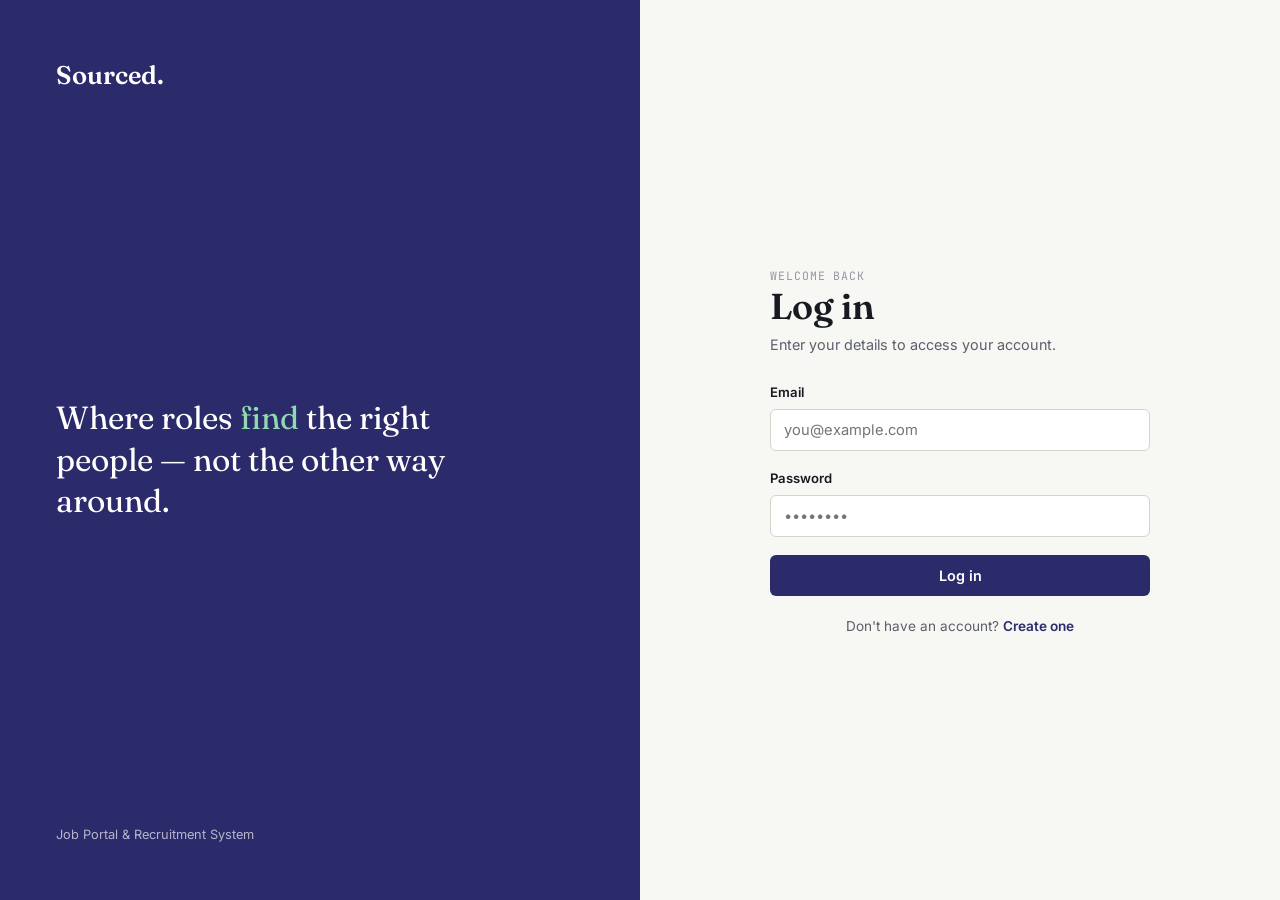
<file: job-portal-frontend/index.html>
<!DOCTYPE html>
<html lang="en">
<head>
    <meta charset="UTF-8">
    <title>Sourced — Job Portal</title>
</head>
<body>
<script src="js/api.js"></script>
<script>
    if (isLoggedIn()) {
      redirectToDashboard();
    } else {
      window.location.href = "login.html";
    }
</script>
</body>
</html>
</file>
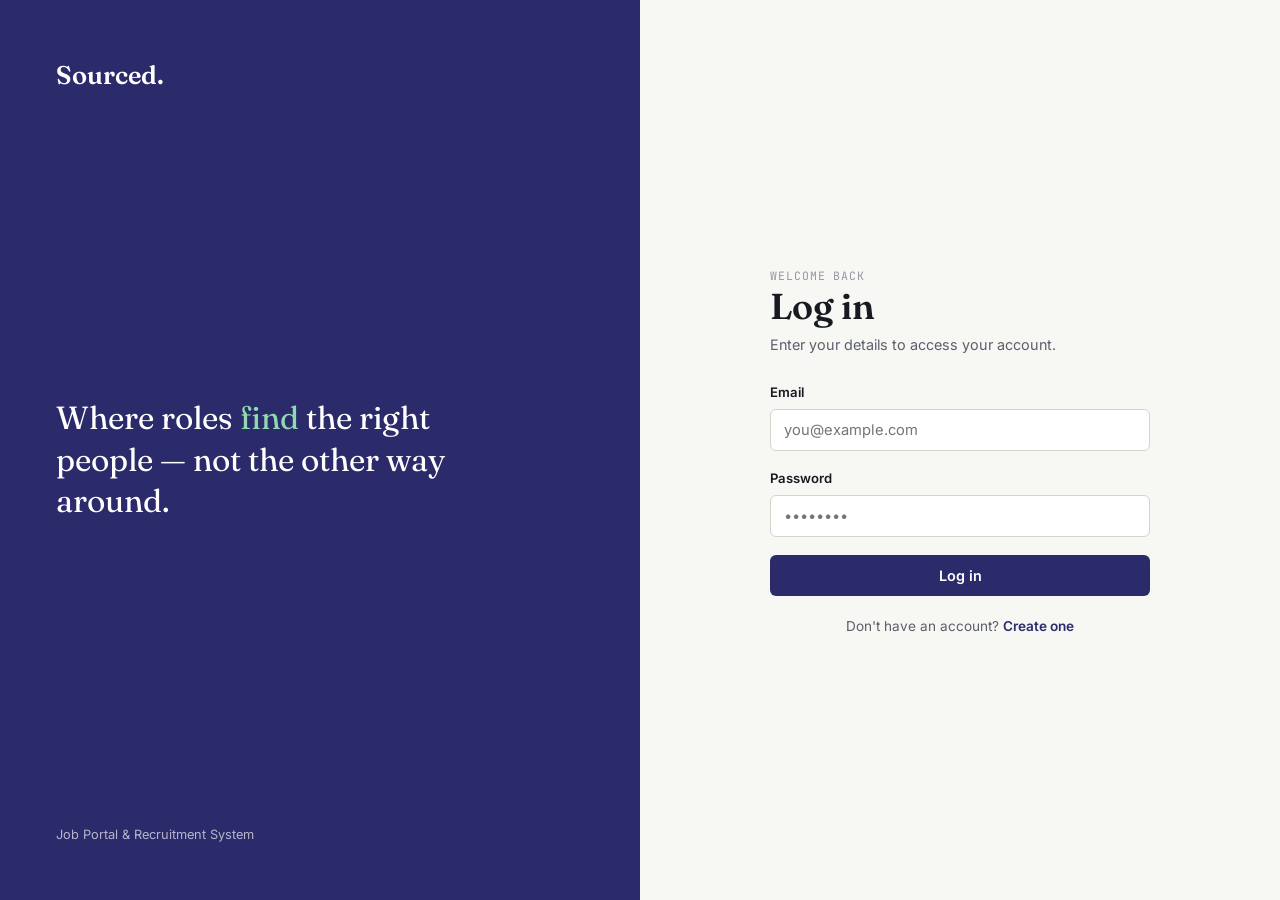
<file: job-portal-frontend/candidate-dashboard.html>
<!DOCTYPE html>
<html lang="en">
<head>
    <meta charset="UTF-8">
    <meta name="viewport" content="width=device-width, initial-scale=1.0">
    <title>Dashboard — Sourced</title>
    <link href="https://fonts.googleapis.com/css2?family=Fraunces:wght@500;600&family=Inter:wght@400;500;600&family=JetBrains+Mono:wght@500&display=swap" rel="stylesheet">
    <link rel="stylesheet" href="css/style.css">
</head>
<body>
<div id="navbar" class="navbar"></div>

<div class="container main-content">
    <div class="page-header">
        <span class="eyebrow" id="greetingEyebrow"></span>
        <h1>Welcome back, <span id="userName"></span></h1>
    </div>

    <div class="quick-links">
        <a href="jobs.html" class="card quick-link-card">
            <div class="icon">🔍</div>
            <h3>Find Jobs</h3>
            <p class="text-small text-muted">Search and filter open roles</p>
        </a>
        <a href="my-applications.html" class="card quick-link-card">
            <div class="icon">📋</div>
            <h3>My Applications</h3>
            <p class="text-small text-muted">Track where you've applied</p>
        </a>
        <a href="profile.html" class="card quick-link-card">
            <div class="icon">👤</div>
            <h3>Profile</h3>
            <p class="text-small text-muted">Update your details</p>
        </a>
    </div>

    <h2 class="mb-16">Recent applications</h2>
    <div id="recentList"></div>
    <div id="emptyState" class="empty-state" style="display:none;">
        <h3>No applications yet</h3>
        <p class="mb-16">Start by browsing open roles.</p>
        <a href="jobs.html" class="btn btn-primary">Browse jobs</a>
    </div>
</div>

<script src="js/api.js"></script>
<script src="js/utils.js"></script>
<script src="js/navbar.js"></script>
<script src="js/candidate-dashboard.js"></script>
</body>
</html>
</file>
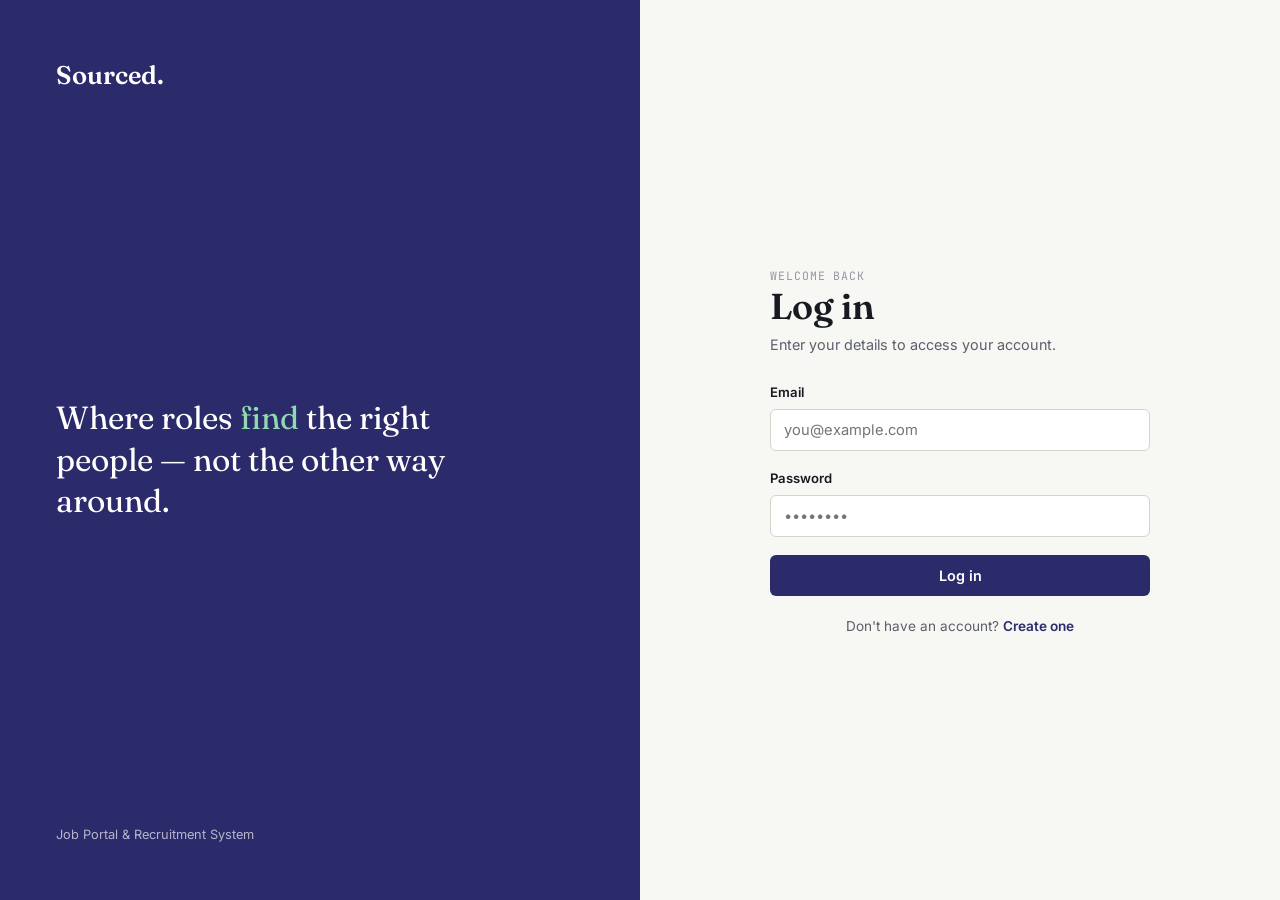
<file: job-portal-frontend/job-applicants.html>
<!DOCTYPE html>
<html lang="en">
<head>
    <meta charset="UTF-8">
    <meta name="viewport" content="width=device-width, initial-scale=1.0">
    <title>Applicants — Sourced</title>
    <link href="https://fonts.googleapis.com/css2?family=Fraunces:wght@500;600&family=Inter:wght@400;500;600&family=JetBrains+Mono:wght@500&display=swap" rel="stylesheet">
    <link rel="stylesheet" href="css/style.css">
</head>
<body>
<div id="navbar" class="navbar"></div>

<div class="container main-content">
    <a href="recruiter-jobs.html" class="details-back">← Back to my jobs</a>

    <div class="page-header">
        <span class="eyebrow">Applicants for</span>
        <h1 id="jobTitle">Loading...</h1>
    </div>

    <div id="applicantList"></div>
    <div id="emptyState" class="empty-state" style="display:none;">
        <h3>No applicants yet</h3>
        <p>Applications will show up here as candidates apply.</p>
    </div>
</div>

<script src="js/api.js"></script>
<script src="js/utils.js"></script>
<script src="js/navbar.js"></script>
<script src="js/job-applicants.js"></script>
</body>
</html>
</file>
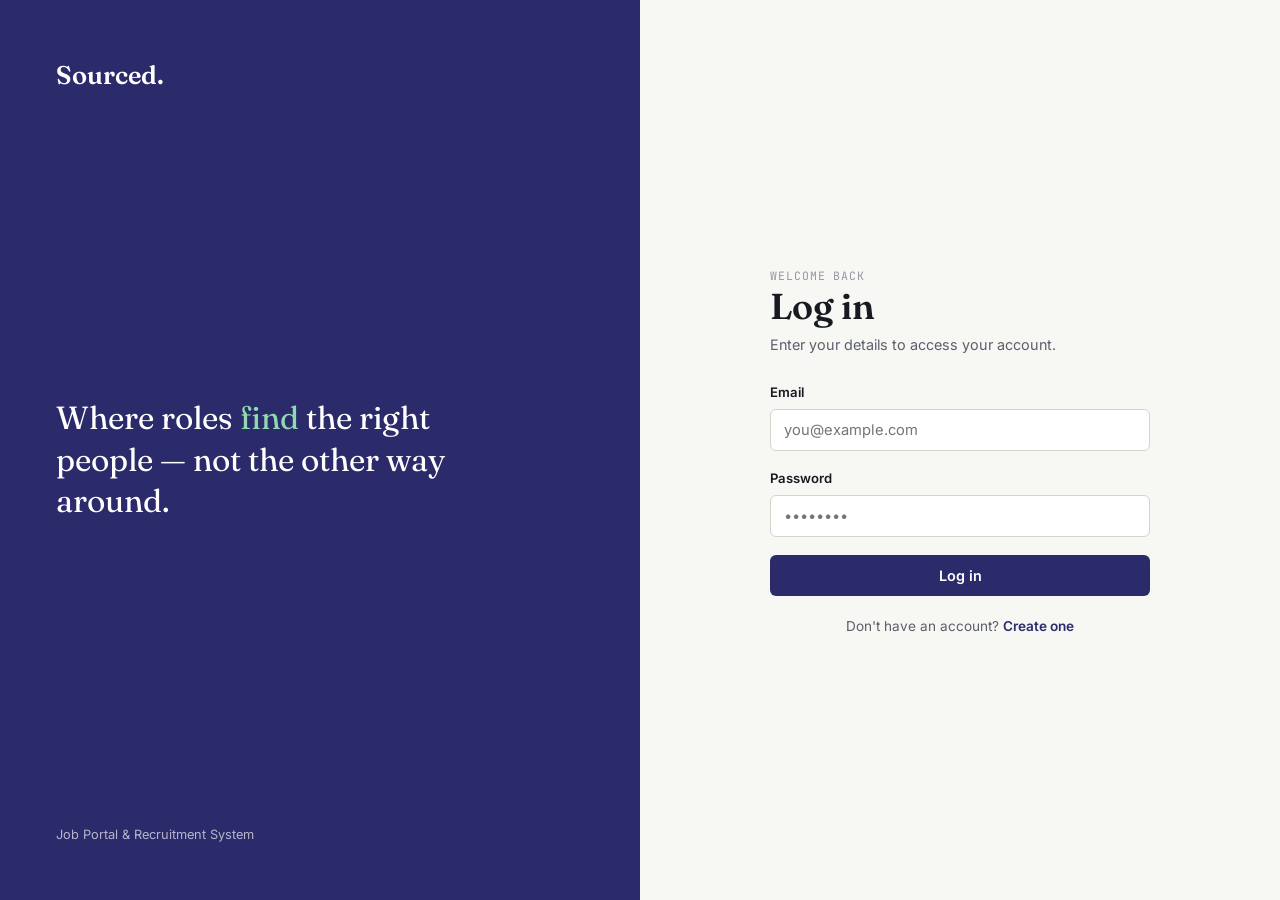
<file: job-portal-frontend/job-details.html>
<!DOCTYPE html>
<html lang="en">
<head>
    <meta charset="UTF-8">
    <meta name="viewport" content="width=device-width, initial-scale=1.0">
    <title>Job Details — Sourced</title>
    <link href="https://fonts.googleapis.com/css2?family=Fraunces:wght@500;600&family=Inter:wght@400;500;600&family=JetBrains+Mono:wght@500&display=swap" rel="stylesheet">
    <link rel="stylesheet" href="css/style.css">
</head>
<body>
<div id="navbar" class="navbar"></div>

<div class="container main-content">
    <a href="jobs.html" class="details-back">← Back to search</a>

    <div id="loadingState" class="text-muted">Loading job...</div>

    <div id="jobContent" class="details-layout" style="display:none;">
        <div class="details-main card">
            <span class="badge badge-neutral mb-16" id="jobTypeBadge"></span>
            <h1 id="jobTitle"></h1>
            <div class="job-meta mt-8">
                <span class="job-meta-item" id="jobLocation"></span>
                <span class="job-meta-item" id="jobPosted"></span>
            </div>
            <div class="job-tags mt-16" id="jobTags"></div>
            <div class="details-desc" id="jobDescription"></div>
        </div>

        <div class="details-side">
            <div class="card mb-16">
                <div class="details-row"><span class="label">Posted by</span><span class="value" id="jobRecruiter"></span></div>
                <div class="details-row"><span class="label">Salary</span><span class="value" id="jobSalary"></span></div>
                <div class="details-row"><span class="label">Deadline</span><span class="value" id="jobDeadline"></span></div>
            </div>

            <div class="card" id="applyCard">
                <h3 class="mb-16">Apply for this role</h3>
                <div id="applyAlert" class="alert alert-error"></div>
                <div id="applyForm">
                    <div class="field">
                        <label for="resumeInput">Upload resume</label>
                        <input type="file" id="resumeInput" accept=".pdf,.doc,.docx">
                        <div class="field-hint">PDF, DOC, or DOCX — max 5MB</div>
                    </div>
                    <button class="btn btn-accent btn-block" id="applyBtn">Apply now</button>
                </div>
                <div id="alreadyAppliedState" style="display:none;">
                    <span class="badge badge-accent mb-16">✓ Application submitted</span>
                    <p class="text-muted text-small">You can track this in <a href="my-applications.html" style="color:var(--brand); font-weight:600;">My Applications</a>.</p>
                </div>
            </div>
        </div>
    </div>
</div>

<script src="js/api.js"></script>
<script src="js/utils.js"></script>
<script src="js/navbar.js"></script>
<script src="js/job-details.js"></script>
</body>
</html>
</file>
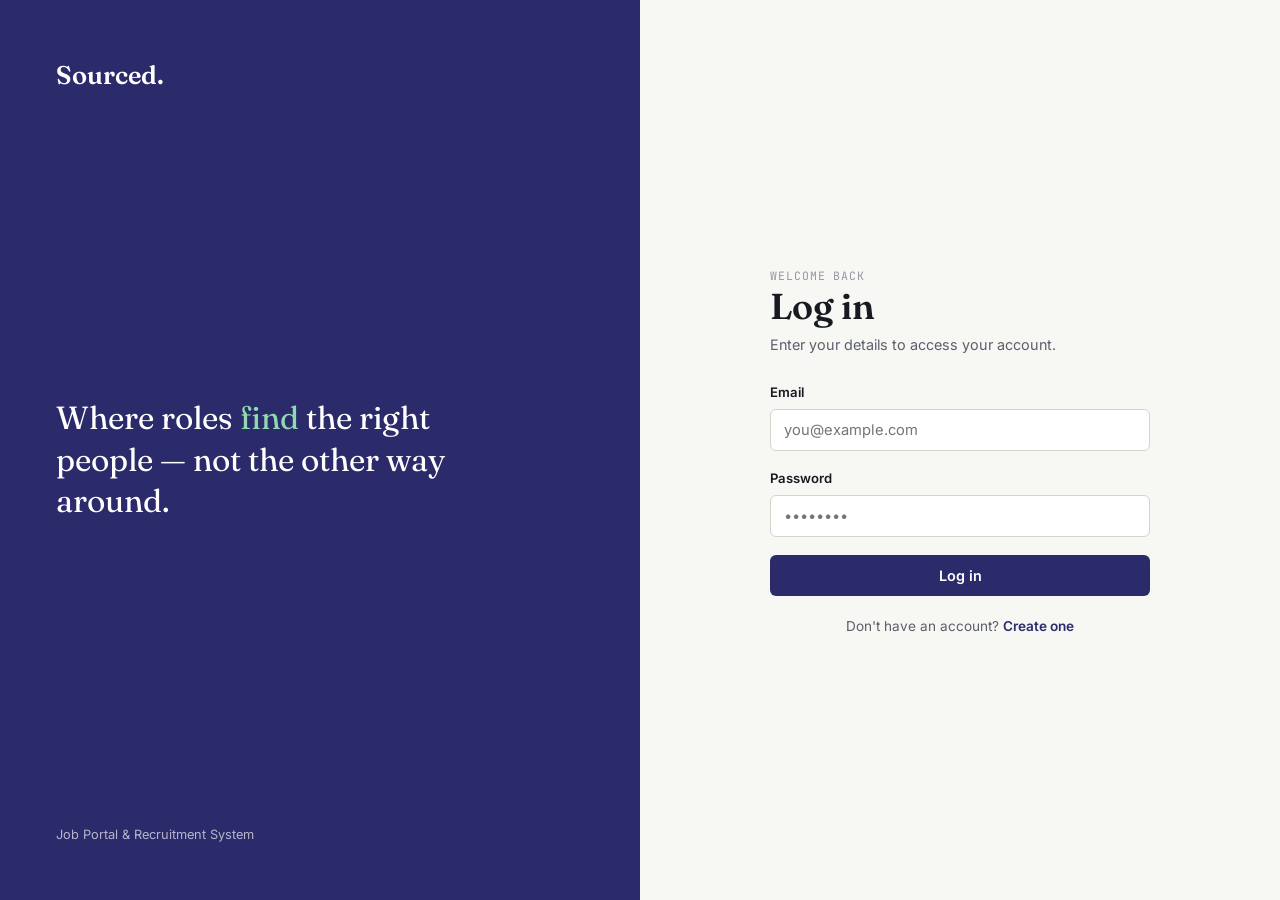
<file: job-portal-frontend/jobs.html>
<!DOCTYPE html>
<html lang="en">
<head>
    <meta charset="UTF-8">
    <meta name="viewport" content="width=device-width, initial-scale=1.0">
    <title>Find Jobs — Sourced</title>
    <link href="https://fonts.googleapis.com/css2?family=Fraunces:wght@500;600&family=Inter:wght@400;500;600&family=JetBrains+Mono:wght@500&display=swap" rel="stylesheet">
    <link rel="stylesheet" href="css/style.css">
</head>
<body>
<div id="navbar" class="navbar"></div>

<div class="container main-content">
    <div class="page-header">
        <span class="eyebrow">Browse opportunities</span>
        <h1>Find your next role</h1>
    </div>

    <div class="filter-bar">
        <input type="text" id="keywordInput" placeholder="Search by title, skill, or keyword...">
        <input type="text" id="locationInput" placeholder="Location">
        <select id="jobTypeInput">
            <option value="">All job types</option>
            <option value="FULL_TIME">Full-time</option>
            <option value="PART_TIME">Part-time</option>
            <option value="INTERNSHIP">Internship</option>
            <option value="CONTRACT">Contract</option>
        </select>
        <button class="btn btn-primary" id="searchBtn">Search</button>
    </div>

    <div id="resultsCount" class="text-muted text-small mb-16"></div>
    <div id="jobGrid" class="job-grid"></div>
    <div id="emptyState" class="empty-state" style="display:none;">
        <h3>No jobs found</h3>
        <p>Try adjusting your search or filters.</p>
    </div>

    <div id="pagination" class="pagination"></div>
</div>

<script src="js/api.js"></script>
<script src="js/utils.js"></script>
<script src="js/navbar.js"></script>
<script src="js/jobs.js"></script>
</body>
</html>
</file>
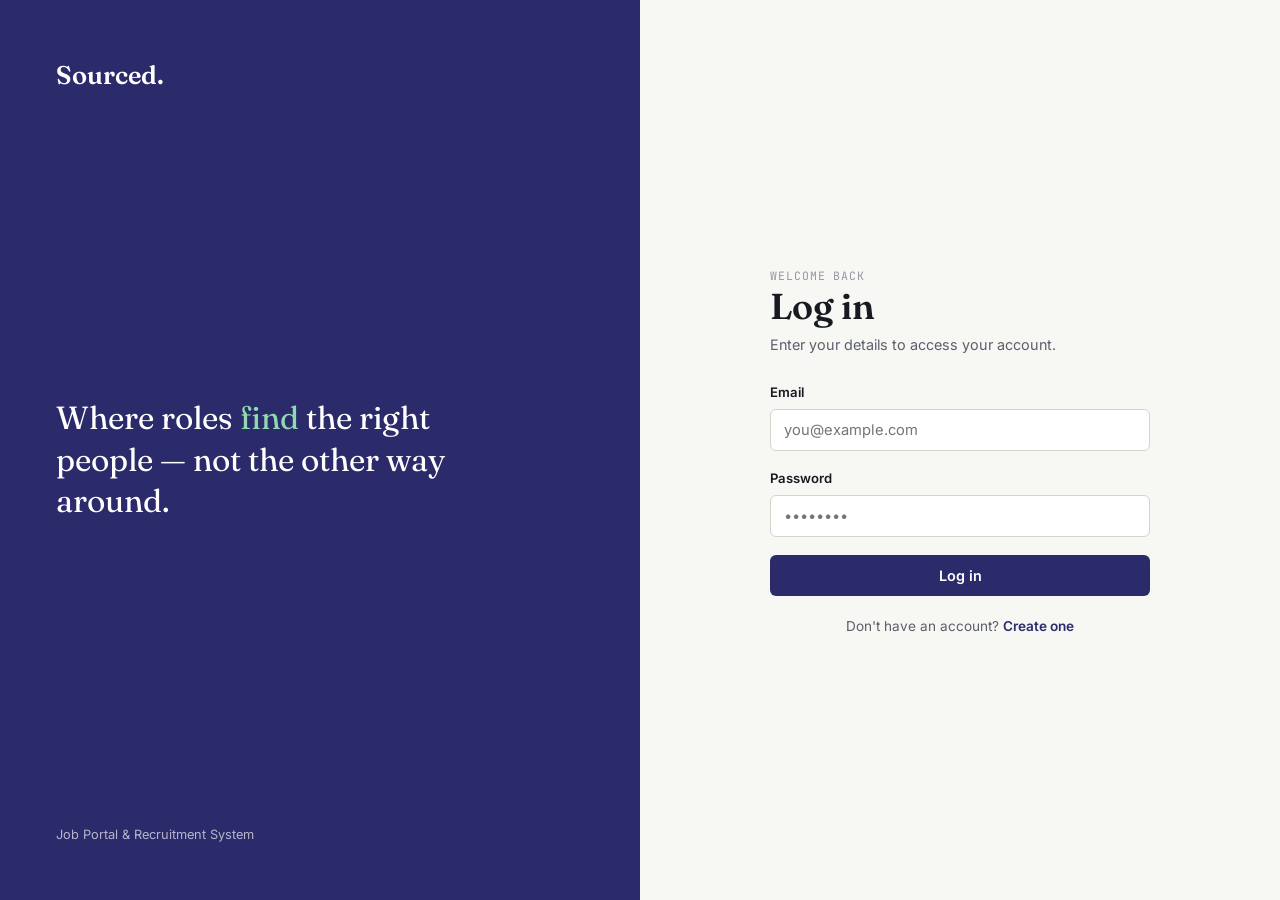
<file: job-portal-frontend/login.html>
<!DOCTYPE html>
<html lang="en">
<head>
    <meta charset="UTF-8">
    <meta name="viewport" content="width=device-width, initial-scale=1.0">
    <title>Log in — Sourced</title>
    <link rel="preconnect" href="https://fonts.googleapis.com">
    <link href="https://fonts.googleapis.com/css2?family=Fraunces:wght@500;600&family=Inter:wght@400;500;600&family=JetBrains+Mono:wght@500&display=swap" rel="stylesheet">
    <link rel="stylesheet" href="css/style.css">
</head>
<body>

<div class="auth-wrap">
    <div class="auth-brand-panel">
        <div class="brand-mark">Sourced.</div>
        <div class="brand-quote">Where roles <span>find</span> the right people — not the other way around.</div>
        <div class="brand-foot">Job Portal & Recruitment System</div>
    </div>

    <div class="auth-form-panel">
        <div class="auth-form-box">
            <span class="eyebrow">Welcome back</span>
            <h1>Log in</h1>
            <p class="subhead">Enter your details to access your account.</p>

            <div id="loginAlert" class="alert alert-error"></div>

            <form id="loginForm">
                <div class="field">
                    <label for="email">Email</label>
                    <input type="email" id="email" required placeholder="you@example.com">
                </div>
                <div class="field">
                    <label for="password">Password</label>
                    <input type="password" id="password" required placeholder="••••••••">
                </div>
                <button type="submit" class="btn btn-primary btn-block" id="loginBtn">Log in</button>
            </form>

            <div class="auth-switch">
                Don't have an account? <a href="register.html">Create one</a>
            </div>
        </div>
    </div>
</div>

<script src="js/api.js"></script>
<script src="js/auth.js"></script>
</body>
</html>
</file>
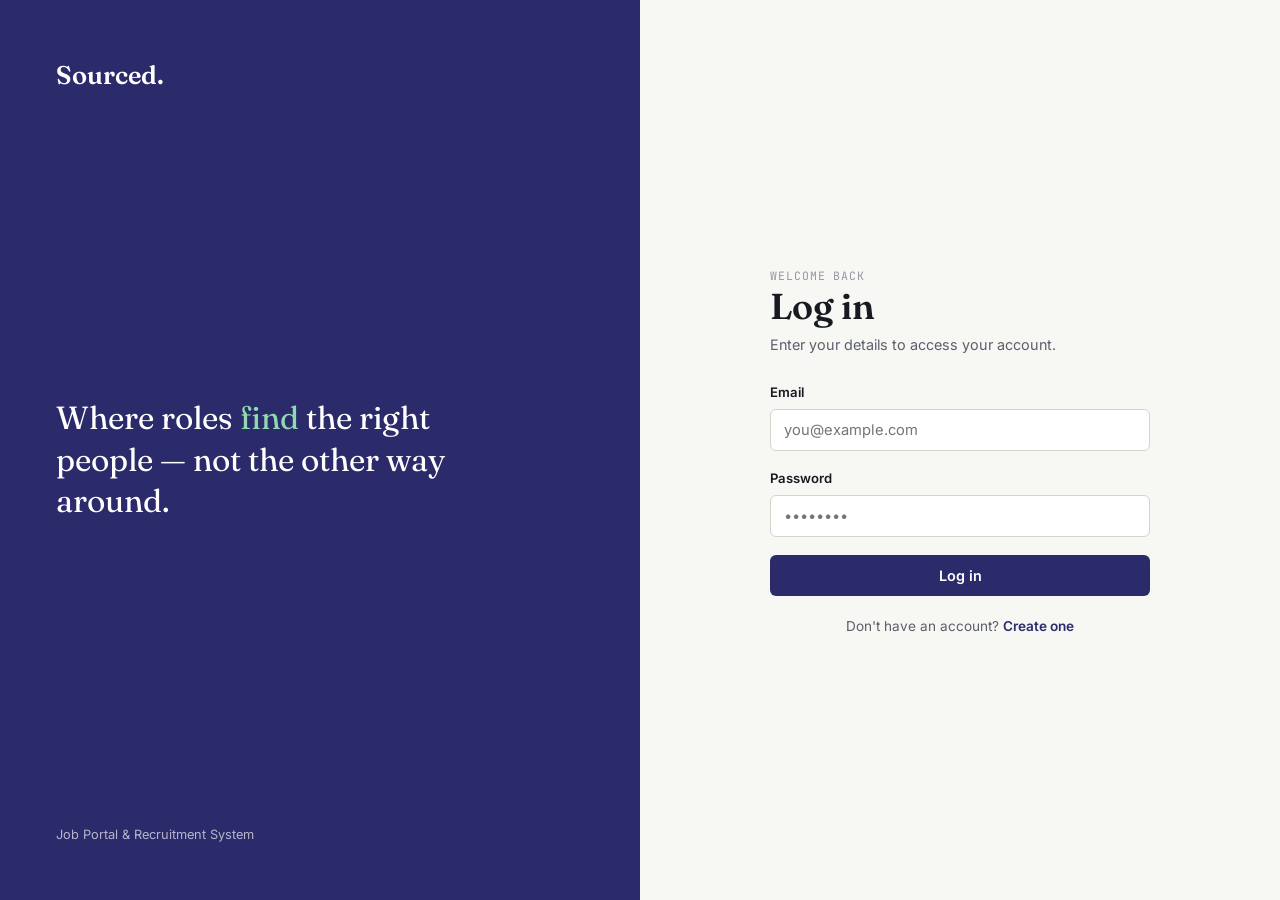
<file: job-portal-frontend/my-applications.html>
<!DOCTYPE html>
<html lang="en">
<head>
    <meta charset="UTF-8">
    <meta name="viewport" content="width=device-width, initial-scale=1.0">
    <title>My Applications — Sourced</title>
    <link href="https://fonts.googleapis.com/css2?family=Fraunces:wght@500;600&family=Inter:wght@400;500;600&family=JetBrains+Mono:wght@500&display=swap" rel="stylesheet">
    <link rel="stylesheet" href="css/style.css">
</head>
<body>
<div id="navbar" class="navbar"></div>

<div class="container main-content">
    <div class="page-header">
        <span class="eyebrow">Your progress</span>
        <h1>My Applications</h1>
    </div>

    <div id="appList"></div>
    <div id="emptyState" class="empty-state" style="display:none;">
        <h3>No applications yet</h3>
        <p class="mb-16">Once you apply to a role, it'll show up here.</p>
        <a href="jobs.html" class="btn btn-primary">Browse jobs</a>
    </div>
</div>

<script src="js/api.js"></script>
<script src="js/utils.js"></script>
<script src="js/navbar.js"></script>
<script src="js/applications.js"></script>
</body>
</html>
</file>
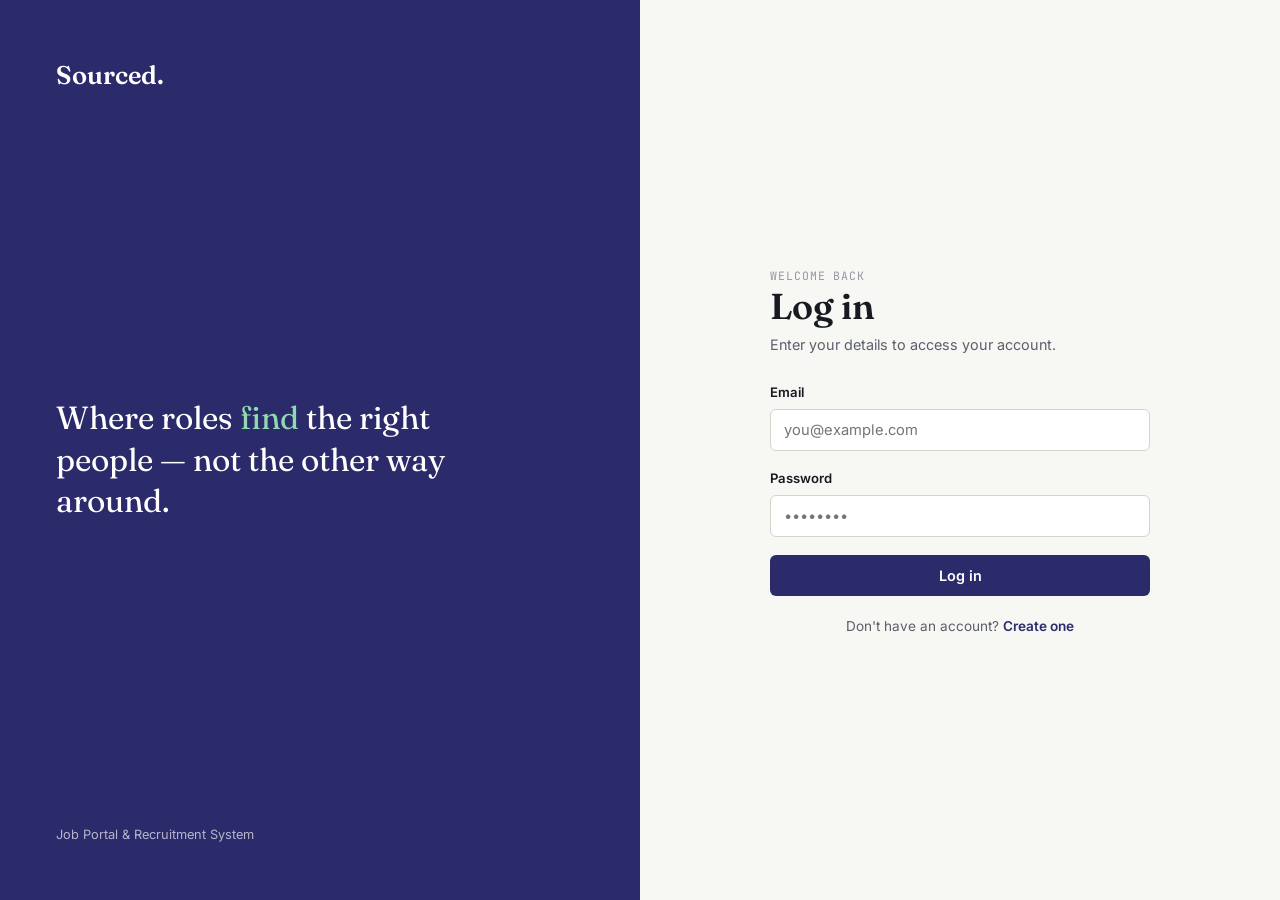
<file: job-portal-frontend/post-job.html>
<!DOCTYPE html>
<html lang="en">
<head>
    <meta charset="UTF-8">
    <meta name="viewport" content="width=device-width, initial-scale=1.0">
    <title>Post a Job — Sourced</title>
    <link href="https://fonts.googleapis.com/css2?family=Fraunces:wght@500;600&family=Inter:wght@400;500;600&family=JetBrains+Mono:wght@500&display=swap" rel="stylesheet">
    <link rel="stylesheet" href="css/style.css">
</head>
<body>
<div id="navbar" class="navbar"></div>

<div class="container main-content">
    <div class="page-header">
        <span class="eyebrow">Recruiter tools</span>
        <h1 id="pageTitle">Post a job</h1>
    </div>

    <div class="card form-card">
        <div id="formAlert" class="alert alert-error"></div>

        <form id="jobForm">
            <div class="field">
                <label for="titleInput">Job title</label>
                <input type="text" id="titleInput" required placeholder="e.g. Backend Developer">
            </div>

            <div class="field">
                <label for="descriptionInput">Description</label>
                <textarea id="descriptionInput" required placeholder="Describe the role, responsibilities, and what you're looking for..."></textarea>
            </div>

            <div class="field">
                <label for="skillsInput">Required skills</label>
                <input type="text" id="skillsInput" placeholder="Java, Spring Boot, MySQL (comma-separated)">
            </div>

            <div class="form-row">
                <div class="field">
                    <label for="locationInput">Location</label>
                    <input type="text" id="locationInput" required placeholder="e.g. Bangalore">
                </div>
                <div class="field">
                    <label for="jobTypeInput">Job type</label>
                    <select id="jobTypeInput" required>
                        <option value="FULL_TIME">Full-time</option>
                        <option value="PART_TIME">Part-time</option>
                        <option value="INTERNSHIP">Internship</option>
                        <option value="CONTRACT">Contract</option>
                    </select>
                </div>
            </div>

            <div class="form-row">
                <div class="field">
                    <label for="salaryInput">Annual salary (₹)</label>
                    <input type="number" id="salaryInput" min="0" placeholder="800000">
                </div>
                <div class="field">
                    <label for="deadlineInput">Application deadline</label>
                    <input type="date" id="deadlineInput" required>
                </div>
            </div>

            <div class="flex-gap">
                <button type="submit" class="btn btn-primary" id="submitBtn">Post job</button>
                <a href="recruiter-jobs.html" class="btn btn-outline">Cancel</a>
            </div>
        </form>
    </div>
</div>

<script src="js/api.js"></script>
<script src="js/utils.js"></script>
<script src="js/navbar.js"></script>
<script src="js/post-job.js"></script>
</body>
</html>
</file>
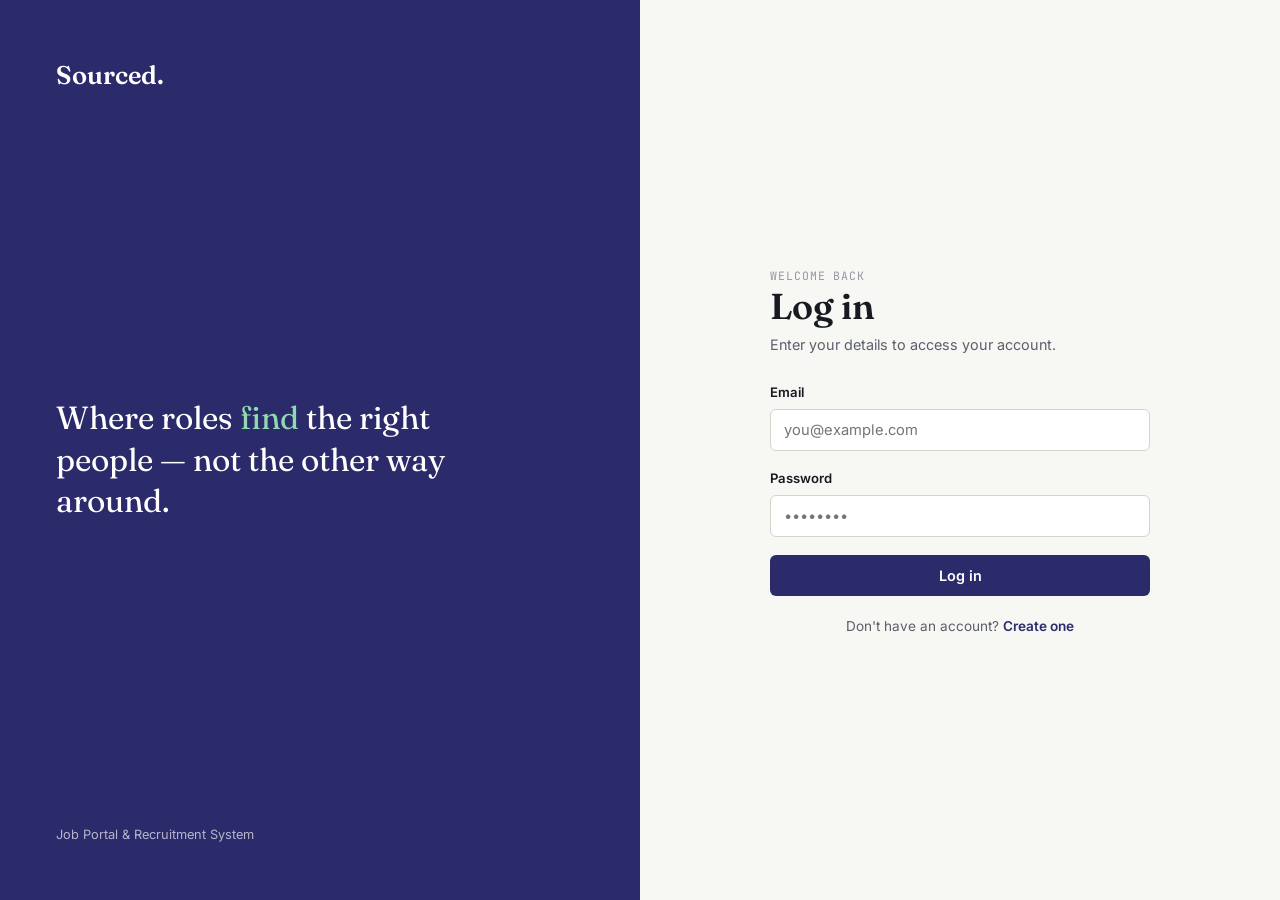
<file: job-portal-frontend/profile.html>
<!DOCTYPE html>
<html lang="en">
<head>
    <meta charset="UTF-8">
    <meta name="viewport" content="width=device-width, initial-scale=1.0">
    <title>Profile — Sourced</title>
    <link href="https://fonts.googleapis.com/css2?family=Fraunces:wght@500;600&family=Inter:wght@400;500;600&family=JetBrains+Mono:wght@500&display=swap" rel="stylesheet">
    <link rel="stylesheet" href="css/style.css">
</head>
<body>
<div id="navbar" class="navbar"></div>

<div class="container main-content">
    <div class="page-header">
        <span class="eyebrow">Account</span>
        <h1>Profile</h1>
    </div>

    <div class="card profile-card">
        <div class="profile-avatar" id="profileAvatar"></div>

        <div id="profileAlert" class="alert alert-error"></div>
        <div id="successAlert" class="alert alert-success"></div>

        <form id="profileForm">
            <div class="field">
                <label for="nameInput">Full name</label>
                <input type="text" id="nameInput" required>
            </div>
            <div class="field">
                <label for="emailInput">Email</label>
                <input type="email" id="emailInput" disabled>
                <div class="field-hint">Email can't be changed.</div>
            </div>
            <div class="field">
                <label for="phoneInput">Phone</label>
                <input type="tel" id="phoneInput">
            </div>
            <div class="field">
                <label>Role</label>
                <span class="badge badge-brand" id="roleBadge"></span>
            </div>
            <button type="submit" class="btn btn-primary" id="saveBtn">Save changes</button>
        </form>
    </div>
</div>

<script src="js/api.js"></script>
<script src="js/utils.js"></script>
<script src="js/navbar.js"></script>
<script src="js/profile.js"></script>
</body>
</html>
</file>
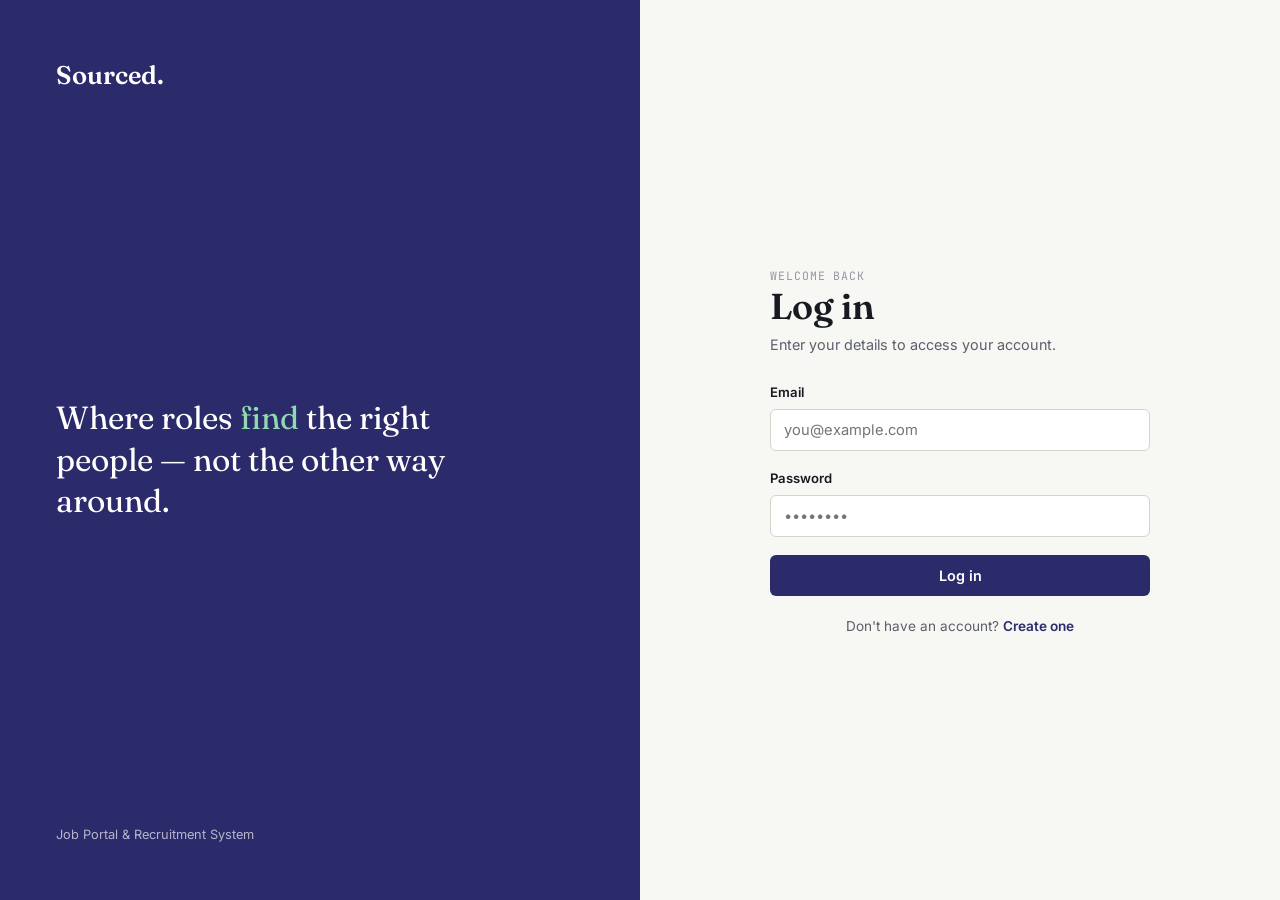
<file: job-portal-frontend/recruiter-dashboard.html>
<!DOCTYPE html>
<html lang="en">
<head>
    <meta charset="UTF-8">
    <title>Recruiter Dashboard — Sourced</title>
    <link href="https://fonts.googleapis.com/css2?family=Fraunces:wght@500;600&family=Inter:wght@400;500;600&family=JetBrains+Mono:wght@500&display=swap" rel="stylesheet">
    <link rel="stylesheet" href="css/style.css">
</head>
<body>
<div class="container mt-24">
    <h1>Welcome, <span id="userName"></span> 👋</h1>
    <p class="text-muted mt-8">Recruiter dashboard — coming in the next stage.</p>
    <button class="btn btn-outline mt-24" onclick="logout()">Log out</button>
</div>
<script src="js/api.js"></script>
<script>
    requireRole("RECRUITER");
    document.getElementById("userName").textContent = getUser().name;
</script>
</body>
</html>
</file>
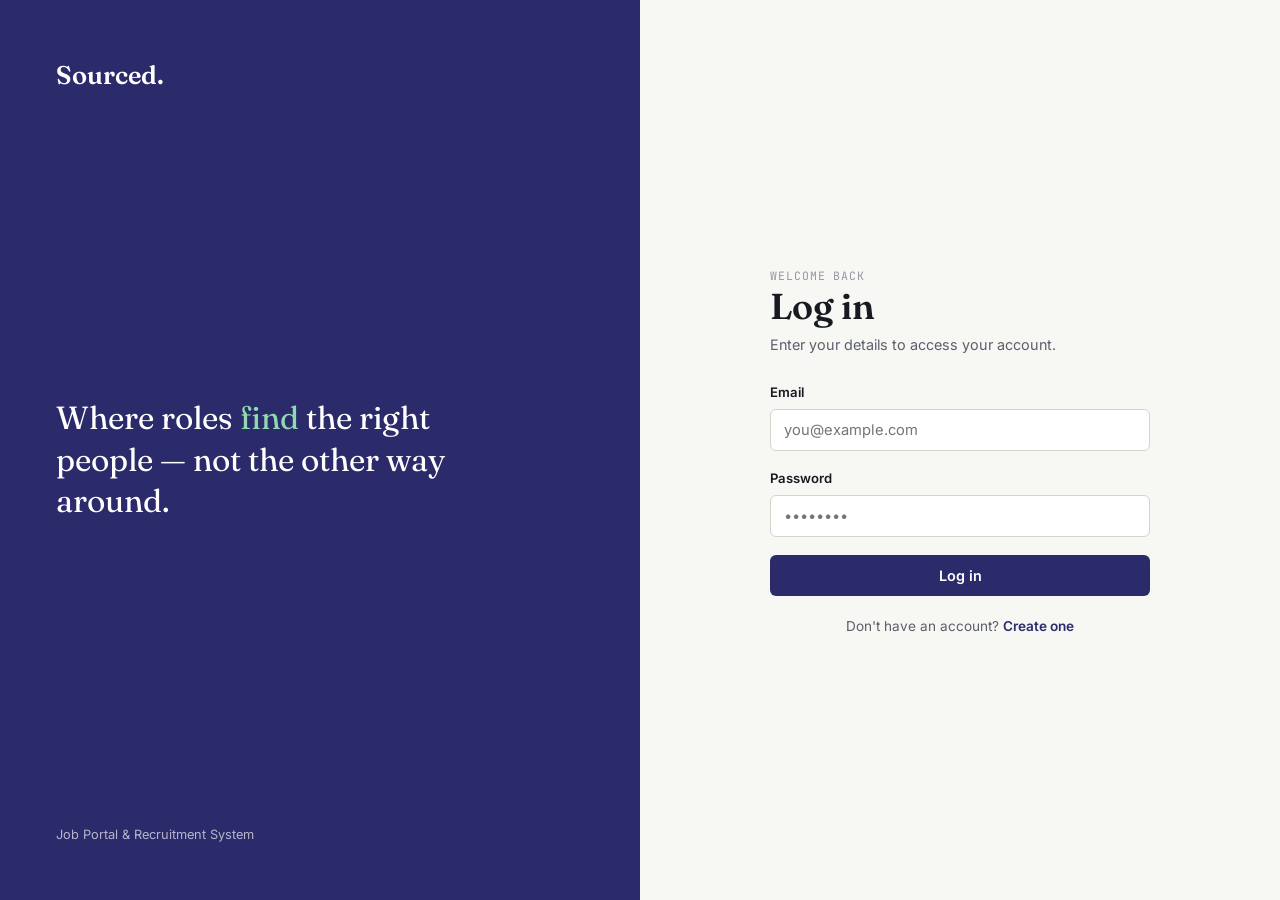
<file: job-portal-frontend/recruiter-jobs.html>
<!DOCTYPE html>
<html lang="en">
<head>
    <meta charset="UTF-8">
    <meta name="viewport" content="width=device-width, initial-scale=1.0">
    <title>My Jobs — Sourced</title>
    <link href="https://fonts.googleapis.com/css2?family=Fraunces:wght@500;600&family=Inter:wght@400;500;600&family=JetBrains+Mono:wght@500&display=swap" rel="stylesheet">
    <link rel="stylesheet" href="css/style.css">
</head>
<body>
<div id="navbar" class="navbar"></div>

<div class="container main-content">
    <div class="page-header flex-between">
        <div>
            <span class="eyebrow">Manage listings</span>
            <h1>My Jobs</h1>
        </div>
        <a href="post-job.html" class="btn btn-primary">+ Post a job</a>
    </div>

    <div id="jobList"></div>
    <div id="emptyState" class="empty-state" style="display:none;">
        <h3>No jobs posted yet</h3>
        <p class="mb-16">Once you post a role, it'll show up here.</p>
        <a href="post-job.html" class="btn btn-primary">Post your first job</a>
    </div>
</div>

<script src="js/api.js"></script>
<script src="js/utils.js"></script>
<script src="js/navbar.js"></script>
<script src="js/recruiter-jobs.js"></script>
</body>
</html>
</file>
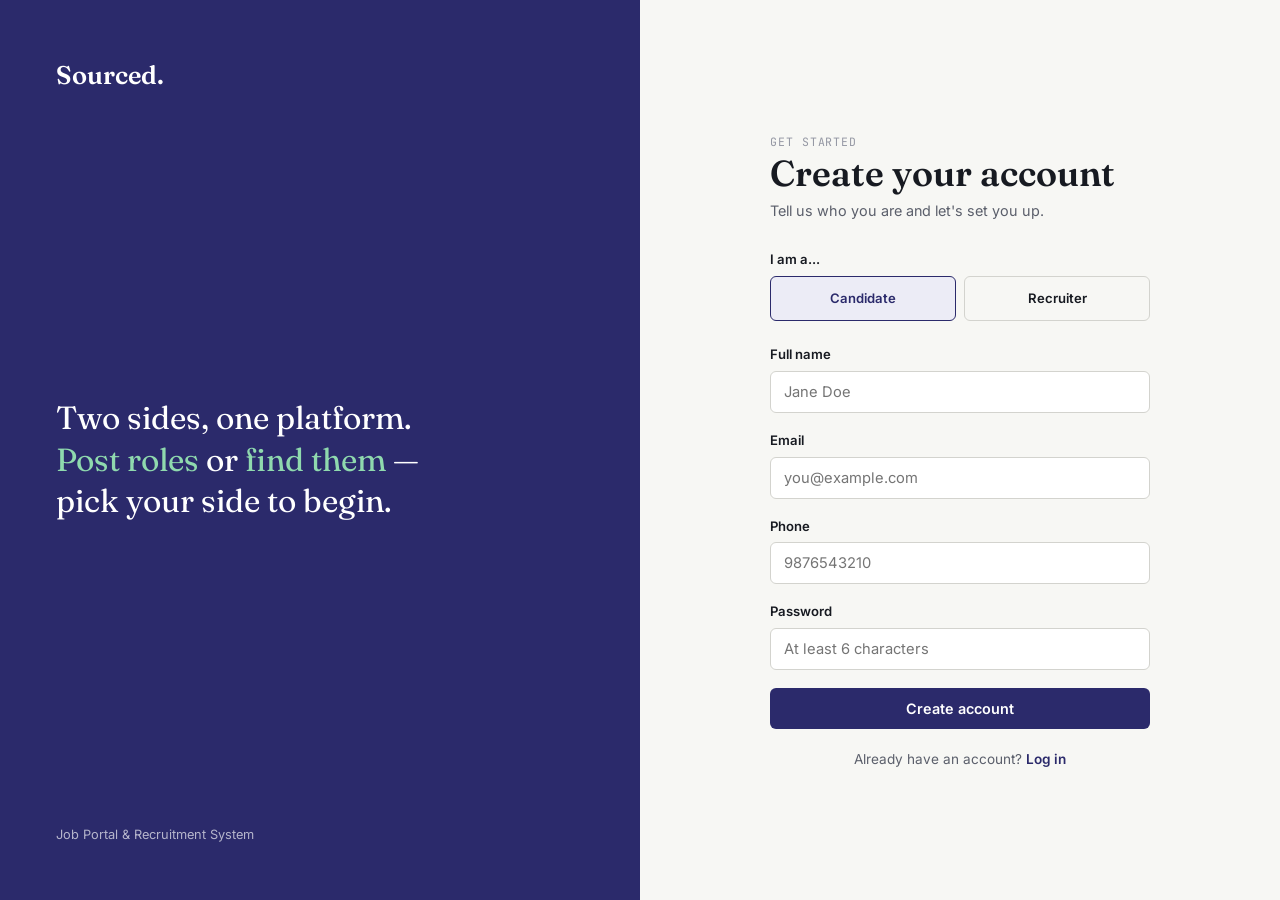
<file: job-portal-frontend/register.html>
<!DOCTYPE html>
<html lang="en">
<head>
    <meta charset="UTF-8">
    <meta name="viewport" content="width=device-width, initial-scale=1.0">
    <title>Create account — Sourced</title>
    <link rel="preconnect" href="https://fonts.googleapis.com">
    <link href="https://fonts.googleapis.com/css2?family=Fraunces:wght@500;600&family=Inter:wght@400;500;600&family=JetBrains+Mono:wght@500&display=swap" rel="stylesheet">
    <link rel="stylesheet" href="css/style.css">
</head>
<body>

<div class="auth-wrap">
    <div class="auth-brand-panel">
        <div class="brand-mark">Sourced.</div>
        <div class="brand-quote">Two sides, one platform. <span>Post roles</span> or <span>find them</span> — pick your side to begin.</div>
        <div class="brand-foot">Job Portal & Recruitment System</div>
    </div>

    <div class="auth-form-panel">
        <div class="auth-form-box">
            <span class="eyebrow">Get started</span>
            <h1>Create your account</h1>
            <p class="subhead">Tell us who you are and let's set you up.</p>

            <div id="registerAlert" class="alert alert-error"></div>

            <form id="registerForm">
                <div class="field">
                    <label>I am a...</label>
                    <div class="role-toggle">
                        <label class="role-option active" id="candidateOption">
                            <input type="radio" name="role" value="CANDIDATE" checked>
                            Candidate
                        </label>
                        <label class="role-option" id="recruiterOption">
                            <input type="radio" name="role" value="RECRUITER">
                            Recruiter
                        </label>
                    </div>
                </div>

                <div class="field">
                    <label for="name">Full name</label>
                    <input type="text" id="name" required placeholder="Jane Doe">
                </div>
                <div class="field">
                    <label for="email">Email</label>
                    <input type="email" id="email" required placeholder="you@example.com">
                </div>
                <div class="field">
                    <label for="phone">Phone</label>
                    <input type="tel" id="phone" placeholder="9876543210">
                </div>
                <div class="field">
                    <label for="password">Password</label>
                    <input type="password" id="password" required minlength="6" placeholder="At least 6 characters">
                </div>
                <button type="submit" class="btn btn-primary btn-block" id="registerBtn">Create account</button>
            </form>

            <div class="auth-switch">
                Already have an account? <a href="login.html">Log in</a>
            </div>
        </div>
    </div>
</div>

<script src="js/api.js"></script>
<script src="js/auth.js"></script>
</body>
</html>
</file>
<file: job-portal-frontend/css/style.css>
/* ===== Design Tokens ===== */
:root {
  --bg: #F7F7F4;
  --surface: #FFFFFF;
  --ink: #171A21;
  --ink-soft: #5B5F6B;
  --ink-faint: #9497A3;

  --brand: #2B2A6B;
  --brand-dark: #1E1D4D;
  --brand-soft: #ECECF6;

  --accent: #2F9E63;
  --accent-dark: #24824F;
  --accent-soft: #E4F5EC;

  --amber: #C98A1F;
  --amber-soft: #FBF0DD;

  --rose: #C4433A;
  --rose-soft: #FBEAE8;

  --border: #E4E4E0;
  --border-strong: #D3D3CE;

  --radius: 10px;
  --radius-sm: 6px;

  --font-display: "Fraunces", Georgia, serif;
  --font-body: "Inter", -apple-system, sans-serif;
  --font-mono: "JetBrains Mono", monospace;
}

/* ===== Reset ===== */
* { margin: 0; padding: 0; box-sizing: border-box; }

html { scroll-behavior: smooth; }

body {
  font-family: var(--font-body);
  background: var(--bg);
  color: var(--ink);
  line-height: 1.5;
  font-size: 15px;
  -webkit-font-smoothing: antialiased;
}

a { color: inherit; text-decoration: none; }
ul { list-style: none; }
button { font-family: inherit; cursor: pointer; }
input, select, textarea { font-family: inherit; }
img { max-width: 100%; display: block; }

:focus-visible {
  outline: 2px solid var(--brand);
  outline-offset: 2px;
}

@media (prefers-reduced-motion: reduce) {
  * { animation: none !important; transition: none !important; }
}

/* ===== Typography ===== */
h1, h2, h3 { font-family: var(--font-display); font-weight: 600; line-height: 1.15; }
h1 { font-size: 2.25rem; }
h2 { font-size: 1.6rem; }
h3 { font-size: 1.2rem; }
.eyebrow {
  font-family: var(--font-mono);
  font-size: 0.72rem;
  letter-spacing: 0.08em;
  text-transform: uppercase;
  color: var(--ink-faint);
}
.text-muted { color: var(--ink-soft); }
.text-small { font-size: 0.85rem; }

/* ===== Layout ===== */
.container { max-width: 1140px; margin: 0 auto; padding: 0 24px; }
.page-wrap { min-height: 100vh; display: flex; flex-direction: column; }
.main-content { flex: 1; padding: 32px 0 64px; }

/* ===== Buttons ===== */
.btn {
  display: inline-flex;
  align-items: center;
  justify-content: center;
  gap: 8px;
  padding: 11px 20px;
  border-radius: var(--radius-sm);
  border: 1px solid transparent;
  font-size: 0.9rem;
  font-weight: 600;
  transition: background 0.15s ease, border-color 0.15s ease, transform 0.1s ease;
  white-space: nowrap;
}
.btn:active { transform: scale(0.98); }

.btn-primary { background: var(--brand); color: #fff; }
.btn-primary:hover { background: var(--brand-dark); }

.btn-accent { background: var(--accent); color: #fff; }
.btn-accent:hover { background: var(--accent-dark); }

.btn-outline { background: transparent; border-color: var(--border-strong); color: var(--ink); }
.btn-outline:hover { border-color: var(--brand); color: var(--brand); }

.btn-danger { background: transparent; border-color: var(--rose); color: var(--rose); }
.btn-danger:hover { background: var(--rose-soft); }

.btn-ghost { background: transparent; color: var(--ink-soft); padding: 8px 12px; }
.btn-ghost:hover { color: var(--ink); }

.btn-block { width: 100%; }
.btn-sm { padding: 7px 14px; font-size: 0.82rem; }
.btn:disabled { opacity: 0.5; cursor: not-allowed; }

/* ===== Forms ===== */
.field { margin-bottom: 18px; }
.field label {
  display: block;
  font-size: 0.82rem;
  font-weight: 600;
  margin-bottom: 6px;
  color: var(--ink);
}
.field input,
.field select,
.field textarea {
  width: 100%;
  padding: 11px 13px;
  border: 1px solid var(--border-strong);
  border-radius: var(--radius-sm);
  background: var(--surface);
  font-size: 0.92rem;
  color: var(--ink);
  transition: border-color 0.15s ease;
}
.field input:focus,
.field select:focus,
.field textarea:focus {
  outline: none;
  border-color: var(--brand);
}
.field textarea { resize: vertical; min-height: 100px; }
.field-hint { font-size: 0.78rem; color: var(--ink-faint); margin-top: 4px; }
.field-error { font-size: 0.78rem; color: var(--rose); margin-top: 4px; display: none; }

/* Role toggle (segmented control) */
.role-toggle { display: flex; gap: 8px; }
.role-option {
  flex: 1;
  padding: 12px;
  border: 1px solid var(--border-strong);
  border-radius: var(--radius-sm);
  text-align: center;
  font-size: 0.85rem;
  font-weight: 600;
  color: var(--ink-soft);
  transition: all 0.15s ease;
}
.role-option input { display: none; }
.role-option.active {
  border-color: var(--brand);
  background: var(--brand-soft);
  color: var(--brand);
}

/* ===== Cards ===== */
.card {
  background: var(--surface);
  border: 1px solid var(--border);
  border-radius: var(--radius);
  padding: 20px;
}

/* Signature element: colored spine for job/application cards */
.card-spine {
  border-left: 4px solid var(--brand);
  border-radius: var(--radius-sm);
}
.card-spine.spine-accent { border-left-color: var(--accent); }
.card-spine.spine-amber { border-left-color: var(--amber); }
.card-spine.spine-rose { border-left-color: var(--rose); }

/* ===== Badges ===== */
.badge {
  display: inline-flex;
  align-items: center;
  padding: 3px 10px;
  border-radius: 100px;
  font-family: var(--font-mono);
  font-size: 0.7rem;
  font-weight: 500;
  letter-spacing: 0.02em;
}
.badge-brand { background: var(--brand-soft); color: var(--brand); }
.badge-accent { background: var(--accent-soft); color: var(--accent-dark); }
.badge-amber { background: var(--amber-soft); color: var(--amber); }
.badge-rose { background: var(--rose-soft); color: var(--rose); }
.badge-neutral { background: var(--bg); color: var(--ink-soft); border: 1px solid var(--border); }

/* ===== Navbar ===== */
.navbar {
  background: var(--surface);
  border-bottom: 1px solid var(--border);
  padding: 14px 0;
}
.navbar .container { display: flex; align-items: center; justify-content: space-between; }
.navbar-brand {
  font-family: var(--font-display);
  font-size: 1.3rem;
  font-weight: 600;
  color: var(--brand);
}
.navbar-links { display: flex; align-items: center; gap: 4px; }
.navbar-link {
  padding: 8px 14px;
  border-radius: var(--radius-sm);
  font-size: 0.88rem;
  font-weight: 500;
  color: var(--ink-soft);
}
.navbar-link:hover { color: var(--ink); background: var(--bg); }
.navbar-link.active { color: var(--brand); background: var(--brand-soft); }
.navbar-user { display: flex; align-items: center; gap: 12px; margin-left: 8px; padding-left: 16px; border-left: 1px solid var(--border); }

/* ===== Alerts ===== */
.alert {
  padding: 12px 16px;
  border-radius: var(--radius-sm);
  font-size: 0.85rem;
  margin-bottom: 18px;
  display: none;
}
.alert.show { display: block; }
.alert-error { background: var(--rose-soft); color: var(--rose); }
.alert-success { background: var(--accent-soft); color: var(--accent-dark); }

/* ===== Empty state ===== */
.empty-state {
  text-align: center;
  padding: 64px 24px;
  color: var(--ink-soft);
}
.empty-state h3 { color: var(--ink); margin-bottom: 6px; }

/* ===== Auth split-screen layout ===== */
.auth-wrap {
  min-height: 100vh;
  display: grid;
  grid-template-columns: 1fr 1fr;
}
.auth-brand-panel {
  background: var(--brand);
  color: #fff;
  padding: 56px;
  display: flex;
  flex-direction: column;
  justify-content: space-between;
}
.auth-brand-panel .brand-mark {
  font-family: var(--font-display);
  font-size: 1.6rem;
  font-weight: 600;
}
.auth-brand-panel .brand-quote {
  font-family: var(--font-display);
  font-size: 2rem;
  line-height: 1.3;
  max-width: 420px;
}
.auth-brand-panel .brand-quote span { color: #8FD9AE; }
.auth-brand-panel .brand-foot { font-size: 0.8rem; opacity: 0.65; }

.auth-form-panel {
  display: flex;
  align-items: center;
  justify-content: center;
  padding: 40px;
}
.auth-form-box { width: 100%; max-width: 380px; }
.auth-form-box h1 { margin-bottom: 6px; }
.auth-form-box .subhead { color: var(--ink-soft); margin-bottom: 28px; font-size: 0.9rem; }
.auth-switch { margin-top: 20px; text-align: center; font-size: 0.85rem; color: var(--ink-soft); }
.auth-switch a { color: var(--brand); font-weight: 600; }

@media (max-width: 860px) {
  .auth-wrap { grid-template-columns: 1fr; }
  .auth-brand-panel { display: none; }
}

/* ===== Loading spinner ===== */
.spinner {
  width: 16px; height: 16px;
  border: 2px solid rgba(255,255,255,0.4);
  border-top-color: #fff;
  border-radius: 50%;
  animation: spin 0.6s linear infinite;
  display: inline-block;
}
@keyframes spin { to { transform: rotate(360deg); } }

/* ===== Utilities ===== */
.flex { display: flex; }
.flex-between { display: flex; align-items: center; justify-content: space-between; }
.flex-gap { display: flex; gap: 10px; }
.mt-8 { margin-top: 8px; } .mt-16 { margin-top: 16px; } .mt-24 { margin-top: 24px; }
.mb-16 { margin-bottom: 16px; } .mb-24 { margin-bottom: 24px; }

/* ===== Page header ===== */
.page-header { margin-bottom: 24px; }
.page-header h1 { margin-bottom: 4px; }

/* ===== Search & filter bar ===== */
.filter-bar {
  background: var(--surface);
  border: 1px solid var(--border);
  border-radius: var(--radius);
  padding: 16px;
  display: grid;
  grid-template-columns: 2fr 1fr 1fr auto;
  gap: 12px;
  margin-bottom: 24px;
}
.filter-bar input, .filter-bar select {
  padding: 10px 12px;
  border: 1px solid var(--border-strong);
  border-radius: var(--radius-sm);
  font-size: 0.88rem;
  background: var(--surface);
}
.filter-bar input:focus, .filter-bar select:focus { outline: none; border-color: var(--brand); }

@media (max-width: 760px) {
  .filter-bar { grid-template-columns: 1fr; }
}

/* ===== Job grid & cards ===== */
.job-grid { display: grid; grid-template-columns: repeat(auto-fill, minmax(320px, 1fr)); gap: 16px; }

.job-card {
  background: var(--surface);
  padding: 20px;
  transition: border-color 0.15s ease, transform 0.1s ease;
  cursor: pointer;
  display: flex;
  flex-direction: column;
  gap: 10px;
}
.job-card:hover { border-color: var(--brand); transform: translateY(-2px); }
.job-card h3 { font-size: 1.05rem; }
.job-card .job-meta { display: flex; flex-wrap: wrap; gap: 8px; align-items: center; font-size: 0.8rem; color: var(--ink-soft); }
.job-card .job-meta-item { display: flex; align-items: center; gap: 4px; }
.job-card .job-recruiter { font-size: 0.82rem; color: var(--ink-faint); }
.job-card .job-tags { display: flex; flex-wrap: wrap; gap: 6px; margin-top: 2px; }

.tag {
  font-family: var(--font-mono);
  font-size: 0.68rem;
  padding: 3px 9px;
  border-radius: 4px;
  background: var(--bg);
  border: 1px solid var(--border);
  color: var(--ink-soft);
}

.job-card-footer { display: flex; justify-content: space-between; align-items: center; margin-top: auto; padding-top: 8px; border-top: 1px solid var(--border); }
.job-salary { font-weight: 600; color: var(--ink); font-size: 0.9rem; }

/* ===== Pagination ===== */
.pagination { display: flex; align-items: center; justify-content: center; gap: 8px; margin-top: 32px; }
.pagination button {
  width: 36px; height: 36px;
  border: 1px solid var(--border-strong);
  border-radius: var(--radius-sm);
  background: var(--surface);
  font-size: 0.85rem;
  font-weight: 600;
  color: var(--ink-soft);
}
.pagination button:hover:not(:disabled) { border-color: var(--brand); color: var(--brand); }
.pagination button.active { background: var(--brand); border-color: var(--brand); color: #fff; }
.pagination button:disabled { opacity: 0.4; cursor: not-allowed; }

/* ===== Job details page ===== */
.details-back { display: inline-flex; align-items: center; gap: 6px; font-size: 0.85rem; color: var(--ink-soft); margin-bottom: 20px; }
.details-back:hover { color: var(--brand); }
.details-layout { display: grid; grid-template-columns: 2fr 1fr; gap: 24px; align-items: start; }
.details-main h1 { margin-bottom: 10px; }
.details-desc { white-space: pre-wrap; line-height: 1.7; color: var(--ink); margin-top: 16px; }
.details-side { position: sticky; top: 24px; }
.details-row { display: flex; justify-content: space-between; padding: 10px 0; border-bottom: 1px solid var(--border); font-size: 0.85rem; }
.details-row:last-child { border-bottom: none; }
.details-row .label { color: var(--ink-faint); }
.details-row .value { font-weight: 600; }

@media (max-width: 860px) {
  .details-layout { grid-template-columns: 1fr; }
  .details-side { position: static; }
}

/* ===== Applications list ===== */
.application-row {
  background: var(--surface);
  padding: 18px 20px;
  display: flex;
  align-items: center;
  justify-content: space-between;
  gap: 16px;
  margin-bottom: 12px;
}
.application-row .app-info h3 { font-size: 1rem; margin-bottom: 4px; }
.application-row .app-actions { display: flex; align-items: center; gap: 12px; }

/* ===== Profile ===== */
.profile-card { max-width: 520px; }
.profile-avatar {
  width: 56px; height: 56px;
  border-radius: 50%;
  background: var(--brand-soft);
  color: var(--brand);
  display: flex; align-items: center; justify-content: center;
  font-family: var(--font-display);
  font-size: 1.4rem;
  font-weight: 600;
  margin-bottom: 16px;
}

/* ===== Dashboard quick links ===== */
.quick-links { display: grid; grid-template-columns: repeat(auto-fit, minmax(220px, 1fr)); gap: 16px; margin: 24px 0 32px; }
.quick-link-card { padding: 20px; transition: border-color 0.15s ease; }
.quick-link-card:hover { border-color: var(--brand); }
.quick-link-card .icon { font-size: 1.4rem; margin-bottom: 10px; }
.quick-link-card h3 { font-size: 0.98rem; margin-bottom: 4px; }

/* ===== Skeleton loading ===== */
.skeleton { background: linear-gradient(90deg, var(--border) 25%, #f0f0ed 50%, var(--border) 75%); background-size: 200% 100%; animation: shimmer 1.4s infinite; border-radius: var(--radius-sm); }
@keyframes shimmer { 0% { background-position: 200% 0; } 100% { background-position: -200% 0; } }

/* ===== Stat cards ===== */
.stats-grid { display: grid; grid-template-columns: repeat(auto-fit, minmax(200px, 1fr)); gap: 16px; margin: 24px 0 32px; }
.stat-card { padding: 20px; }
.stat-card .stat-icon { font-size: 1.2rem; margin-bottom: 8px; }
.stat-card .stat-value { font-family: var(--font-display); font-size: 2rem; font-weight: 600; color: var(--ink); }
.stat-card .stat-label { font-size: 0.82rem; color: var(--ink-soft); margin-top: 4px; }

/* ===== Recruiter job row (My Jobs) ===== */
.job-row {
  background: var(--surface);
  padding: 18px 20px;
  display: flex;
  align-items: center;
  justify-content: space-between;
  gap: 16px;
  margin-bottom: 12px;
  flex-wrap: wrap;
}
.job-row-info h3 { font-size: 1rem; margin-bottom: 4px; }
.job-row-meta { display: flex; gap: 10px; align-items: center; font-size: 0.82rem; color: var(--ink-soft); flex-wrap: wrap; }
.job-row-actions { display: flex; align-items: center; gap: 8px; flex-shrink: 0; }

/* ===== Applicant row (View Applicants) ===== */
.applicant-row {
  background: var(--surface);
  padding: 18px 20px;
  display: flex;
  align-items: center;
  justify-content: space-between;
  gap: 16px;
  margin-bottom: 12px;
  flex-wrap: wrap;
}
.applicant-info h3 { font-size: 0.98rem; margin-bottom: 2px; }
.applicant-info .applicant-email { font-size: 0.82rem; color: var(--ink-soft); }
.applicant-actions { display: flex; align-items: center; gap: 10px; flex-wrap: wrap; }
.status-select {
  padding: 9px 11px;
  border: 1px solid var(--border-strong);
  border-radius: var(--radius-sm);
  font-size: 0.82rem;
  background: var(--surface);
}
.status-select:focus { outline: none; border-color: var(--brand); }

/* ===== Form card ===== */
.form-card { max-width: 680px; }
.form-row { display: grid; grid-template-columns: 1fr 1fr; gap: 16px; }
@media (max-width: 600px) { .form-row { grid-template-columns: 1fr; } }

/* ===== Responsive navbar ===== */
.navbar-toggle {
  display: none;
  background: none;
  border: none;
  font-size: 1.5rem;
  color: var(--ink);
  cursor: pointer;
  line-height: 1;
}

@media (max-width: 860px) {
  .navbar .container { flex-wrap: wrap; }
  .navbar-toggle { display: block; }
  .navbar-links {
    display: none;
    width: 100%;
    flex-direction: column;
    align-items: stretch;
    gap: 4px;
    margin-top: 14px;
  }
  .navbar-links.open { display: flex; }
  .navbar-link { padding: 12px 14px; }
  .navbar-user {
    margin-left: 0;
    padding-left: 0;
    border-left: none;
    border-top: 1px solid var(--border);
    margin-top: 8px;
    padding-top: 12px;
    flex-wrap: wrap;
  }
}
</file>
